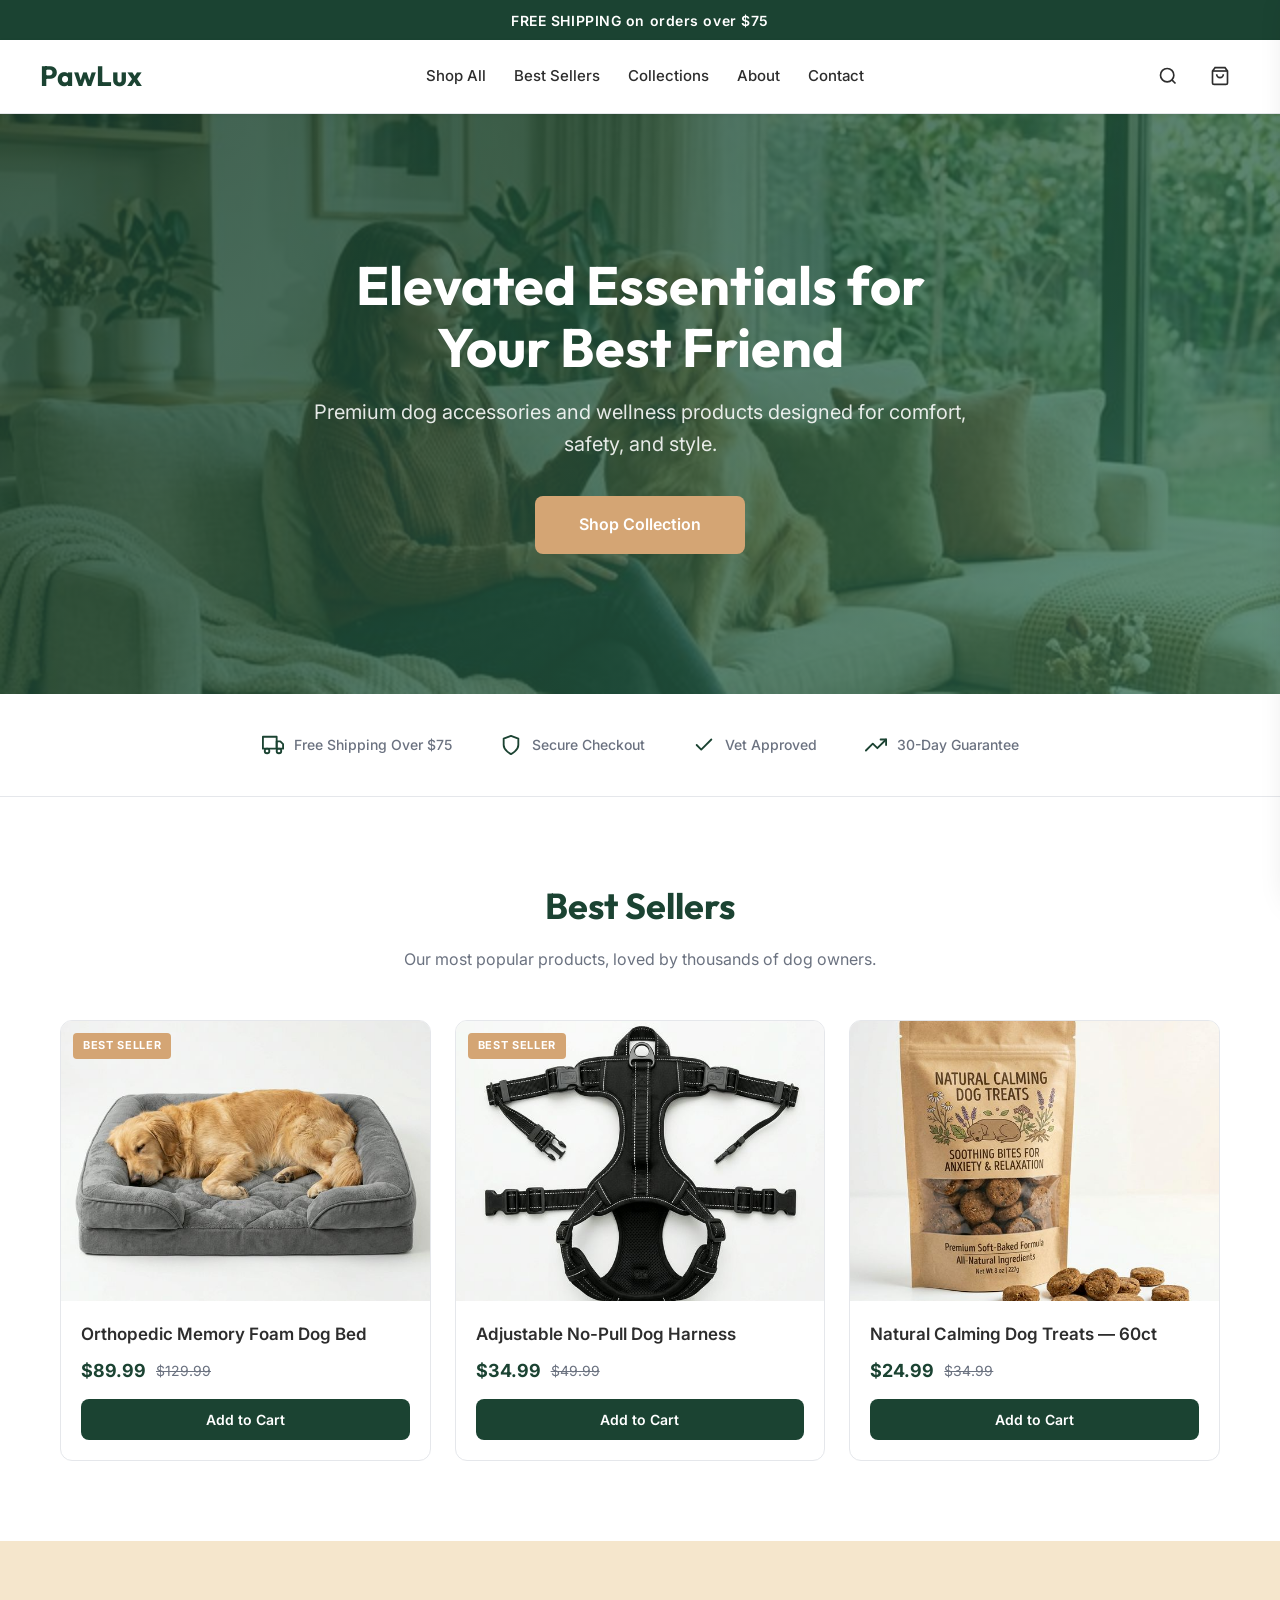
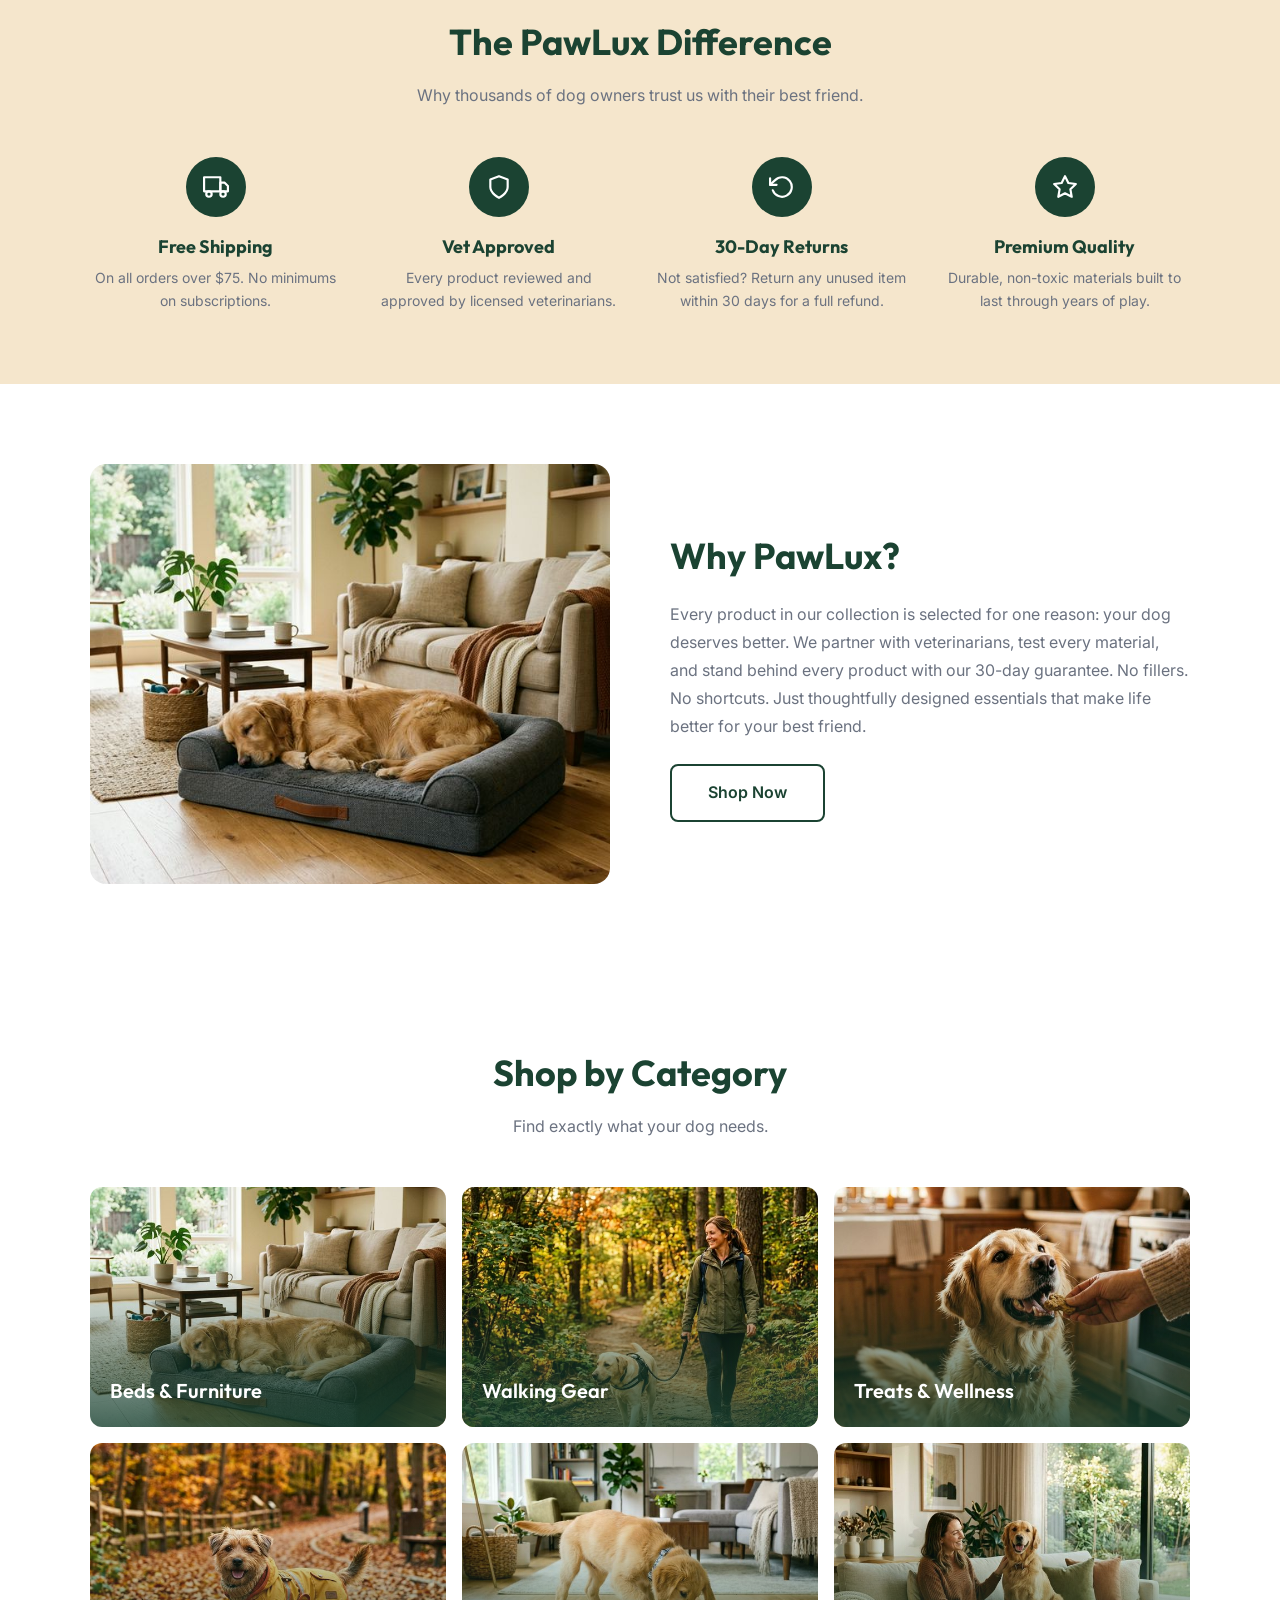
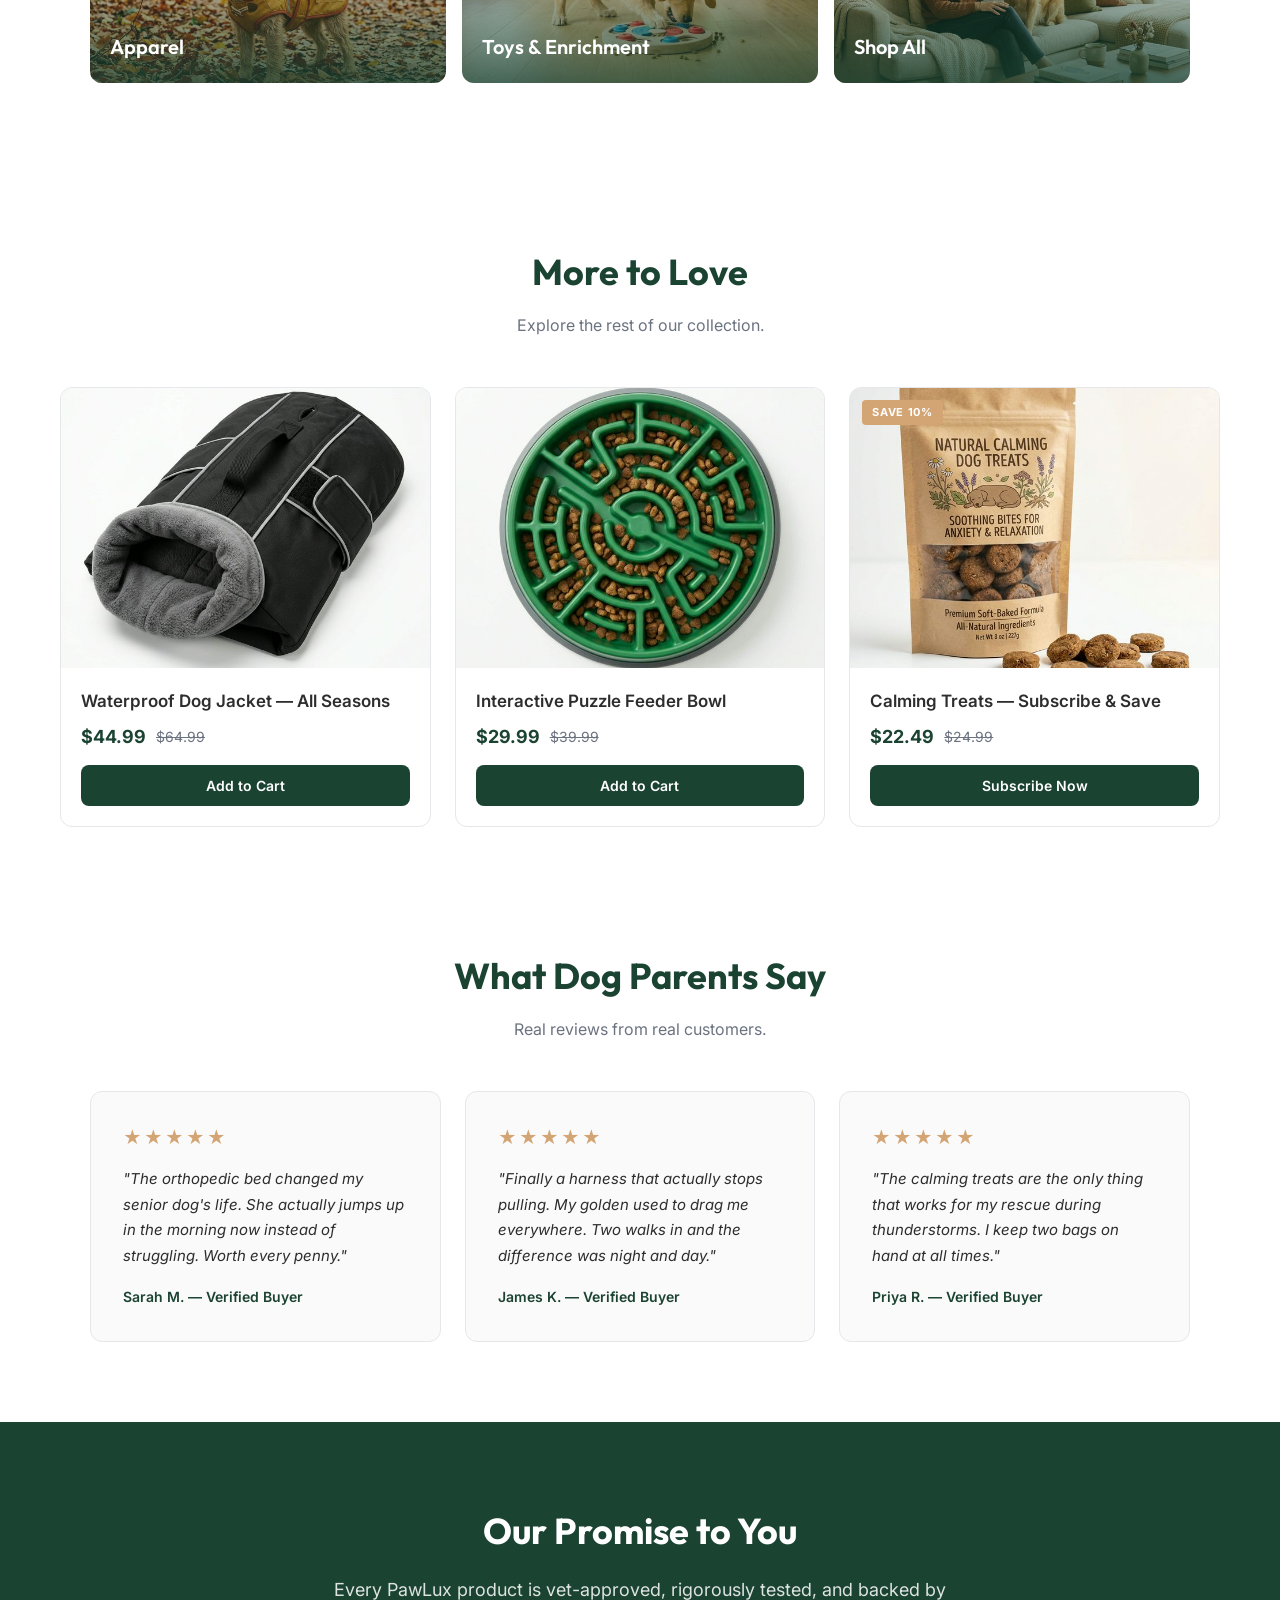
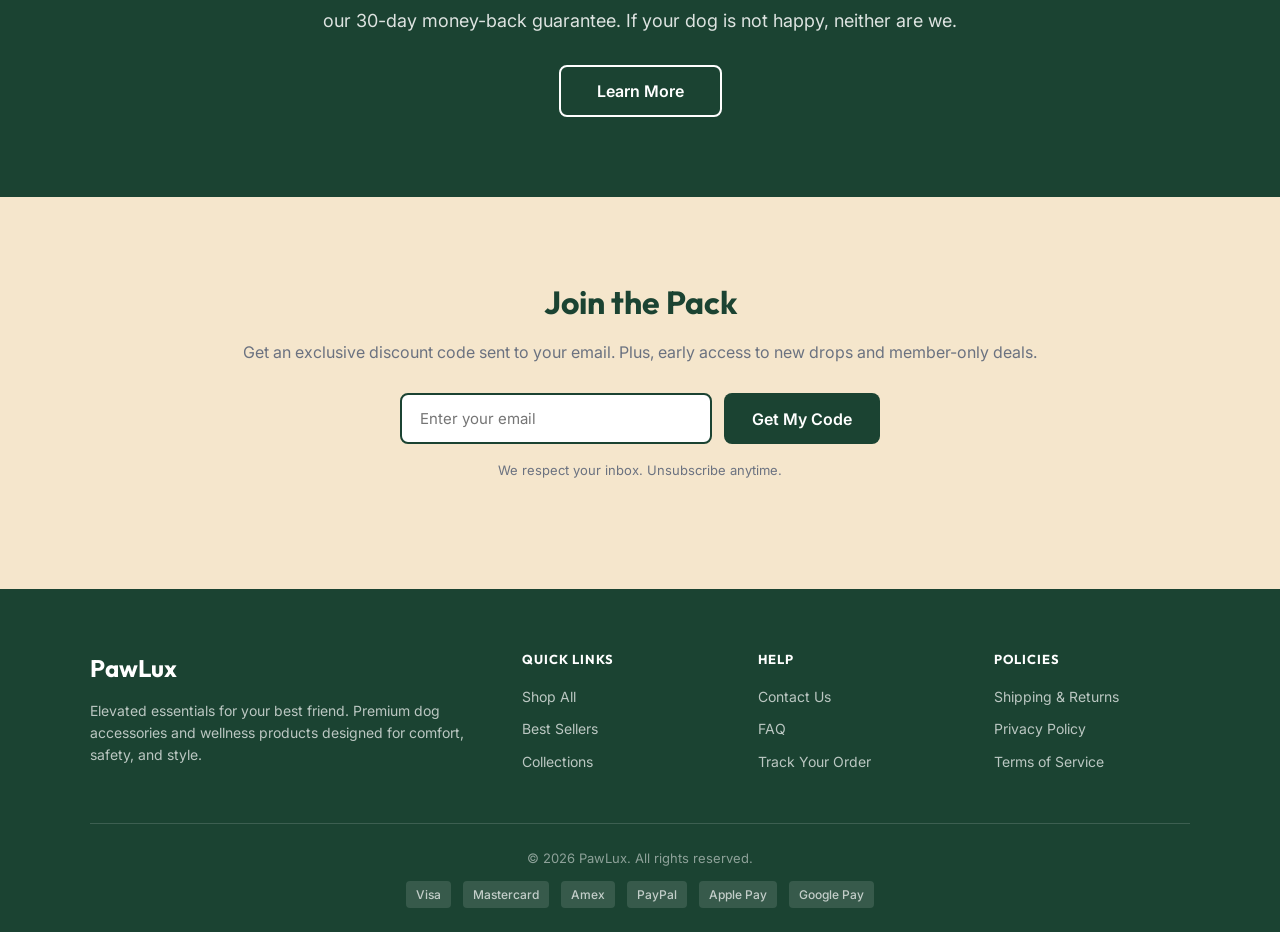
<file: index.html>
<!DOCTYPE html>
<html lang="en">
<head>
<meta charset="UTF-8">
<meta name="viewport" content="width=device-width, initial-scale=1.0">
<title>PawLux — Premium Dog Accessories & Wellness Products</title>
<meta name="description" content="Elevated essentials for your best friend. Shop vet-approved dog beds, harnesses, treats, and more. Free shipping on orders over $75.">
<link href="https://fonts.googleapis.com/css2?family=Outfit:wght@400;600;700&family=Inter:wght@400;500;600&display=swap" rel="stylesheet">
<style>
*{margin:0;padding:0;box-sizing:border-box}
:root{--primary:#1B4332;--secondary:#F5E6CC;--accent:#D4A574;--text:#2D2D2D;--text-light:#6B7280;--white:#FFFFFF;--dark-hover:#143728;--border:#E5E7EB;--radius:12px}
body{font-family:'Inter',sans-serif;color:var(--text);line-height:1.6;overflow-x:hidden}
h1,h2,h3,h4{font-family:'Outfit',sans-serif;color:var(--primary)}
a{text-decoration:none;color:inherit}
img{max-width:100%;display:block}
.announcement{background:var(--primary);color:var(--white);text-align:center;padding:10px 16px;font-size:14px;font-weight:600;letter-spacing:.04em;height:40px;overflow:hidden;position:relative}
.announcement span{position:absolute;width:100%;left:0;opacity:0;transition:opacity .6s}
.announcement span.active{opacity:1}
.header{background:var(--white);border-bottom:1px solid var(--border);padding:14px 40px;display:flex;align-items:center;justify-content:space-between;position:sticky;top:0;z-index:100;box-shadow:0 1px 4px rgba(0,0,0,.05)}
.header-logo{font-family:'Outfit',sans-serif;font-weight:700;font-size:28px;color:var(--primary);cursor:pointer}
.header-nav{display:flex;gap:28px;align-items:center}
.header-nav a{font-size:15px;font-weight:500;color:var(--text);transition:color .3s;position:relative}
.header-nav a:hover{color:var(--primary)}
.header-nav a::after{content:'';position:absolute;bottom:-4px;left:0;width:0;height:2px;background:var(--accent);transition:width .3s}
.header-nav a:hover::after{width:100%}
.header-icons{display:flex;gap:12px}
.header-icon{width:40px;height:40px;border-radius:50%;display:flex;align-items:center;justify-content:center;transition:background .3s;cursor:pointer;position:relative}
.header-icon:hover{background:#f3f4f6}
.cart-count{position:absolute;top:0;right:0;background:var(--accent);color:var(--white);border-radius:50%;width:20px;height:20px;font-size:11px;font-weight:700;display:none;align-items:center;justify-content:center}
.cart-count.show{display:flex}
.hero{position:relative;min-height:580px;display:flex;align-items:center;justify-content:center;text-align:center;overflow:hidden}
.hero-bg{position:absolute;inset:0;background:url('/products/images/hero-banner.png') center/cover no-repeat}
.hero-bg::after{content:'';position:absolute;inset:0;background:linear-gradient(135deg,rgba(27,67,50,.82),rgba(45,106,79,.72))}
.hero-content{position:relative;z-index:1;max-width:700px;padding:40px 20px}
.hero h1{font-size:54px;font-weight:700;color:var(--white);margin-bottom:18px;line-height:1.15}
.hero p{font-size:20px;color:rgba(255,255,255,.88);margin-bottom:36px;line-height:1.6}
.btn-primary{background:var(--accent);color:var(--white);border:none;border-radius:8px;padding:16px 44px;font-size:16px;font-weight:600;font-family:'Inter',sans-serif;cursor:pointer;transition:all .3s;display:inline-block}
.btn-primary:hover{background:#c4956a;transform:translateY(-2px);box-shadow:0 6px 16px rgba(212,165,116,.35)}
.btn-secondary{background:transparent;color:var(--primary);border:2px solid var(--primary);border-radius:8px;padding:14px 36px;font-size:16px;font-weight:600;font-family:'Inter',sans-serif;cursor:pointer;transition:all .3s;display:inline-block}
.btn-secondary:hover{background:var(--primary);color:var(--white)}
.section{padding:80px 20px;max-width:1200px;margin:0 auto}
.section-title{text-align:center;font-size:36px;font-weight:700;margin-bottom:12px}
.section-sub{text-align:center;color:var(--text-light);font-size:16px;margin-bottom:48px;max-width:560px;margin-left:auto;margin-right:auto}
.trust-bar{display:flex;justify-content:center;gap:48px;padding:40px 20px;background:var(--white);border-bottom:1px solid var(--border)}
.trust-item{display:flex;align-items:center;gap:10px;font-size:14px;color:var(--text-light);font-weight:500}
.trust-item svg{width:22px;height:22px;stroke:var(--primary);fill:none}
.grid-3{display:grid;grid-template-columns:repeat(3,1fr);gap:24px}
.card{border-radius:var(--radius);overflow:hidden;border:1px solid var(--border);transition:box-shadow .3s,transform .3s;background:var(--white)}
.card:hover{box-shadow:0 12px 32px rgba(27,67,50,.12);transform:translateY(-6px)}
.card-img{height:280px;background:#f9f5f0;position:relative;overflow:hidden}
.card-img img{width:100%;height:100%;object-fit:cover;transition:transform .4s}
.card:hover .card-img img{transform:scale(1.05)}
.card-badge{position:absolute;top:12px;left:12px;background:var(--accent);color:var(--white);font-size:11px;font-weight:700;padding:4px 10px;border-radius:4px;text-transform:uppercase;letter-spacing:.06em}
.card-body{padding:20px}
.card-body h3{font-size:17px;font-weight:600;margin-bottom:8px;color:var(--text);font-family:'Inter',sans-serif}
.price-row{display:flex;align-items:center;gap:10px}
.price-now{font-weight:700;color:var(--primary);font-size:18px}
.price-was{font-size:14px;color:var(--text-light);text-decoration:line-through}
.atc-btn{width:100%;background:var(--primary);color:var(--white);border:none;border-radius:8px;padding:12px;font-weight:600;font-size:14px;margin-top:14px;cursor:pointer;transition:all .3s;font-family:'Inter',sans-serif}
.atc-btn:hover{background:var(--dark-hover)}
.usps-wrap{background:var(--secondary);padding:72px 20px}
.usps-grid{display:grid;grid-template-columns:repeat(4,1fr);gap:32px;max-width:1100px;margin:0 auto}
.usp{text-align:center}
.usp-circle{width:60px;height:60px;background:var(--primary);border-radius:50%;display:flex;align-items:center;justify-content:center;margin:0 auto 16px}
.usp-circle svg{width:26px;height:26px;stroke:var(--white);fill:none}
.usp h3{font-size:18px;margin-bottom:6px}
.usp p{font-size:14px;color:var(--text-light)}
.story-grid{display:grid;grid-template-columns:1fr 1fr;gap:60px;align-items:center;max-width:1100px;margin:0 auto}
.story-img{border-radius:16px;overflow:hidden;height:420px}
.story-img img{width:100%;height:100%;object-fit:cover}
.story-text h2{font-size:36px;margin-bottom:16px}
.story-text p{color:var(--text-light);font-size:16px;margin-bottom:24px;line-height:1.75}
.cat-grid{display:grid;grid-template-columns:repeat(3,1fr);gap:16px;max-width:1100px;margin:0 auto}
.cat-card{border-radius:var(--radius);overflow:hidden;position:relative;height:240px;cursor:pointer;transition:transform .3s,box-shadow .3s}
.cat-card img{width:100%;height:100%;object-fit:cover;transition:transform .5s}
.cat-card:hover img{transform:scale(1.08)}
.cat-card::after{content:'';position:absolute;inset:0;background:linear-gradient(transparent 30%,rgba(27,67,50,.8))}
.cat-card:hover{transform:translateY(-4px);box-shadow:0 12px 28px rgba(27,67,50,.18)}
.cat-label{position:absolute;bottom:0;left:0;z-index:2;padding:20px;color:var(--white);font-family:'Outfit',sans-serif;font-weight:600;font-size:20px}
.reviews-grid{display:grid;grid-template-columns:repeat(3,1fr);gap:24px;max-width:1100px;margin:0 auto}
.review{background:#FAFAFA;border-radius:var(--radius);padding:32px;border:1px solid var(--border)}
.review-stars{color:var(--accent);font-size:18px;margin-bottom:14px;letter-spacing:2px}
.review-text{font-size:15px;color:var(--text);line-height:1.7;margin-bottom:18px;font-style:italic}
.review-name{font-weight:600;font-size:14px;color:var(--primary)}
.promise{background:var(--primary);color:var(--white);text-align:center;padding:80px 20px}
.promise h2{color:var(--white);font-size:36px;margin-bottom:16px}
.promise p{color:rgba(255,255,255,.85);font-size:18px;max-width:640px;margin:0 auto 28px;line-height:1.7}
.btn-ghost{background:transparent;color:var(--white);border:2px solid var(--white);border-radius:8px;padding:14px 36px;font-size:16px;font-weight:600;font-family:'Inter',sans-serif;cursor:pointer;transition:all .3s;display:inline-block}
.btn-ghost:hover{background:var(--white);color:var(--primary)}
.nl-wrap{background:var(--secondary);text-align:center;padding:80px 20px}
.nl-wrap h2{font-size:32px;margin-bottom:12px}
.nl-wrap > p{color:var(--text-light);margin-bottom:28px}
.nl-form{display:flex;gap:12px;max-width:480px;margin:0 auto}
.nl-input{flex:1;border:2px solid var(--primary);border-radius:8px;padding:14px 18px;font-size:15px;font-family:'Inter',sans-serif;outline:none;transition:border-color .3s}
.nl-input:focus{border-color:var(--accent)}
.nl-btn{background:var(--primary);color:var(--white);border:none;border-radius:8px;padding:14px 28px;font-weight:600;font-size:16px;font-family:'Inter',sans-serif;cursor:pointer;transition:background .3s;white-space:nowrap}
.nl-btn:hover{background:var(--dark-hover)}
.nl-note{font-size:13px;color:#9CA3AF;margin-top:16px}
.nl-success{display:none;padding:20px;background:var(--white);border-radius:var(--radius);max-width:420px;margin:0 auto;text-align:center}
.nl-success.show{display:block}
.nl-success h3{color:var(--primary);font-size:22px;margin-bottom:8px}
.nl-code{background:var(--white);border:2px dashed var(--accent);border-radius:8px;padding:14px;margin:16px 0;font-family:'Outfit',sans-serif;font-weight:700;font-size:28px;color:var(--primary);letter-spacing:.1em}
.footer{background:var(--primary);color:var(--white);padding:60px 40px 24px}
.footer-grid{display:grid;grid-template-columns:2fr 1fr 1fr 1fr;gap:40px;max-width:1100px;margin:0 auto 40px}
.footer-brand p{color:rgba(255,255,255,.7);font-size:14px;line-height:1.6;margin-top:12px}
.footer-col h4{color:var(--white);font-size:13px;text-transform:uppercase;letter-spacing:.08em;margin-bottom:16px}
.footer-col a{display:block;color:rgba(255,255,255,.7);font-size:14px;margin-bottom:10px;transition:color .3s}
.footer-col a:hover{color:var(--accent)}
.footer-bottom{border-top:1px solid rgba(255,255,255,.15);padding-top:24px;text-align:center;font-size:13px;color:rgba(255,255,255,.5);max-width:1100px;margin:0 auto}
.footer-pay{display:flex;justify-content:center;gap:12px;margin-top:12px}
.footer-pay span{background:rgba(255,255,255,.12);padding:4px 10px;border-radius:4px;font-size:12px;color:rgba(255,255,255,.7);font-weight:500}
.popup-bg{position:fixed;inset:0;background:rgba(0,0,0,.55);z-index:9999;display:none;align-items:center;justify-content:center;opacity:0;transition:opacity .4s}
.popup-bg.on{display:flex;opacity:1}
.popup-card{background:var(--white);border-radius:16px;max-width:420px;width:90%;padding:44px 32px;text-align:center;position:relative;box-shadow:0 20px 60px rgba(0,0,0,.15);transform:translateY(20px);transition:transform .4s}
.popup-bg.on .popup-card{transform:translateY(0)}
.popup-x{position:absolute;top:14px;right:14px;background:none;border:none;font-size:24px;cursor:pointer;color:var(--text-light)}
.popup-x:hover{color:var(--text)}
.popup-h{font-family:'Outfit',sans-serif;font-weight:700;font-size:22px;color:var(--primary);margin-bottom:6px}
.popup-p{font-size:14px;color:var(--text-light);margin-bottom:20px;line-height:1.5}
.popup-f{display:flex;flex-direction:column;gap:10px}
.popup-in{border:2px solid var(--border);border-radius:8px;padding:12px 14px;font-size:15px;font-family:'Inter',sans-serif;outline:none}
.popup-in:focus{border-color:var(--primary)}
.popup-go{background:var(--primary);color:var(--white);border:none;border-radius:8px;padding:13px;font-size:15px;font-weight:600;font-family:'Inter',sans-serif;cursor:pointer}
.popup-go:hover{background:var(--dark-hover)}
.popup-sm{font-size:11px;color:#9CA3AF;margin-top:10px}
.popup-ok{display:none}
.popup-ok.on{display:block}
.popup-form-wrap.off{display:none}
.coupon-box{background:var(--secondary);border:2px dashed var(--accent);border-radius:8px;padding:14px;margin:16px 0;font-family:'Outfit',sans-serif;font-weight:700;font-size:26px;color:var(--primary);letter-spacing:.1em}
.ok-check{font-size:44px;margin-bottom:10px;color:var(--primary)}
.shop-btn{display:inline-block;background:var(--primary);color:var(--white);border:none;border-radius:8px;padding:12px 28px;font-weight:600;font-size:15px;margin-top:14px;cursor:pointer;transition:background .3s;font-family:'Inter',sans-serif}
.shop-btn:hover{background:var(--dark-hover)}
.cart-bg{position:fixed;inset:0;background:rgba(0,0,0,.4);z-index:9998;display:none;opacity:0;transition:opacity .3s}
.cart-bg.on{display:block;opacity:1}
.drawer{position:fixed;top:0;right:-440px;width:420px;max-width:92vw;height:100%;background:var(--white);z-index:10000;box-shadow:-8px 0 30px rgba(0,0,0,.15);transition:right .35s;display:flex;flex-direction:column}
.drawer.on{right:0}
.drawer-head{display:flex;align-items:center;justify-content:space-between;padding:20px 24px;border-bottom:1px solid var(--border)}
.drawer-head h3{font-size:20px;font-weight:700}
.drawer-x{background:none;border:none;font-size:28px;cursor:pointer;color:var(--text-light);line-height:1}
.drawer-x:hover{color:var(--text)}
.drawer-body{flex:1;overflow-y:auto;padding:16px 24px}
.drawer-empty{text-align:center;padding:60px 0;color:var(--text-light)}
.drawer-empty span{font-size:48px;display:block;margin-bottom:16px}
.ci{display:flex;gap:14px;padding:16px 0;border-bottom:1px solid #f3f4f6;align-items:flex-start}
.ci-img{width:72px;height:72px;border-radius:8px;background:#f9f5f0;overflow:hidden;flex-shrink:0}
.ci-img img{width:100%;height:100%;object-fit:cover}
.ci-info{flex:1}
.ci-info h4{font-size:14px;font-weight:600;margin-bottom:4px}
.ci-price{font-size:15px;font-weight:700;color:var(--primary)}
.ci-qty{display:flex;align-items:center;gap:8px;margin-top:8px}
.ci-qty button{width:28px;height:28px;border:1px solid var(--border);background:var(--white);border-radius:4px;font-size:16px;cursor:pointer;display:flex;align-items:center;justify-content:center}
.ci-qty button:hover{background:#f3f4f6}
.ci-qty em{font-style:normal;font-size:14px;font-weight:600;min-width:16px;text-align:center}
.ci-rm{background:none;border:none;color:#EF4444;font-size:12px;cursor:pointer;margin-top:6px;padding:0}
.ci-rm:hover{text-decoration:underline}
.drawer-foot{padding:20px 24px;border-top:1px solid var(--border)}
.drawer-total{display:flex;justify-content:space-between;font-weight:700;font-size:18px;color:var(--primary);margin-bottom:16px}
.checkout-btn{width:100%;background:var(--primary);color:var(--white);border:none;border-radius:8px;padding:16px;font-size:16px;font-weight:600;font-family:'Inter',sans-serif;cursor:pointer;transition:background .3s}
.checkout-btn:hover{background:var(--dark-hover)}
.pay-section{display:none;padding:0 24px 24px}
.pay-section.on{display:block}
.pay-section h4{font-size:16px;font-weight:700;color:var(--primary);margin-bottom:16px}
.pay-row{margin-bottom:14px}
.pay-row label{display:block;font-size:13px;font-weight:600;color:var(--text);margin-bottom:4px}
.pay-row input{width:100%;border:2px solid var(--border);border-radius:8px;padding:12px;font-size:14px;font-family:'Inter',sans-serif;outline:none}
.pay-row input:focus{border-color:var(--primary)}
.pay-split{display:grid;grid-template-columns:1fr 1fr;gap:12px}
.pay-methods{display:flex;gap:8px;margin-bottom:20px}
.pay-method{flex:1;border:2px solid var(--border);border-radius:8px;padding:12px;text-align:center;font-size:13px;font-weight:600;cursor:pointer;transition:all .3s;color:var(--text-light)}
.pay-method.active{border-color:var(--primary);color:var(--primary);background:rgba(27,67,50,.04)}
.pay-method:hover{border-color:var(--primary)}
.pay-coupon{display:flex;gap:8px;margin-bottom:16px}
.pay-coupon input{flex:1}
.pay-coupon button{background:var(--accent);color:var(--white);border:none;border-radius:8px;padding:10px 18px;font-weight:600;font-size:13px;cursor:pointer;white-space:nowrap;font-family:'Inter',sans-serif}
.pay-discount{color:var(--accent);font-size:14px;font-weight:600;margin-bottom:12px;display:none}
.pay-discount.on{display:block}
.order-btn{width:100%;background:var(--primary);color:var(--white);border:none;border-radius:10px;padding:18px;font-size:17px;font-weight:700;font-family:'Inter',sans-serif;cursor:pointer;transition:all .3s;letter-spacing:.02em}
.order-btn:hover{background:var(--dark-hover);box-shadow:0 4px 12px rgba(27,67,50,.25)}
.toast{position:fixed;top:80px;right:20px;background:var(--primary);color:var(--white);padding:14px 24px;border-radius:8px;font-weight:600;font-size:14px;z-index:9997;box-shadow:0 4px 12px rgba(0,0,0,.15);transform:translateX(140%);transition:transform .3s}
.toast.on{transform:translateX(0)}
.search-bg{position:fixed;inset:0;background:rgba(0,0,0,.6);z-index:10001;display:none;align-items:flex-start;justify-content:center;padding-top:100px}
.search-bg.on{display:flex}
.search-card{background:var(--white);border-radius:var(--radius);padding:24px;width:560px;max-width:90vw;box-shadow:0 20px 60px rgba(0,0,0,.2)}
.search-card input{width:100%;border:2px solid var(--border);border-radius:8px;padding:16px 20px;font-size:18px;font-family:'Inter',sans-serif;outline:none}
.search-card input:focus{border-color:var(--primary)}
.search-card p{margin-top:12px;font-size:14px;color:var(--text-light);text-align:center}
.btt{position:fixed;bottom:24px;right:24px;width:44px;height:44px;border-radius:50%;background:var(--primary);color:var(--white);border:none;cursor:pointer;display:none;align-items:center;justify-content:center;box-shadow:0 4px 12px rgba(0,0,0,.2);z-index:99;transition:transform .3s}
.btt.on{display:flex}
.btt:hover{transform:scale(1.1)}
@media(max-width:768px){
  .header{padding:12px 16px}
  .header-nav{display:none}
  .hero{min-height:420px}
  .hero h1{font-size:32px}
  .hero p{font-size:16px}
  .grid-3{grid-template-columns:1fr}
  .usps-grid{grid-template-columns:repeat(2,1fr);gap:20px}
  .story-grid{grid-template-columns:1fr;gap:24px}
  .cat-grid{grid-template-columns:1fr 1fr;gap:8px}
  .reviews-grid{grid-template-columns:1fr}
  .nl-form{flex-direction:column}
  .footer-grid{grid-template-columns:repeat(2,1fr);gap:24px}
  .trust-bar{flex-wrap:wrap;gap:20px}
  .section{padding:48px 16px}
}
</style>
</head>
<body>

<div class="announcement" id="ann">
  <span class="active">FREE SHIPPING on orders over $75</span>
  <span>30-Day Money-Back Guarantee on All Products</span>
  <span>Vet-Approved Essentials for Your Best Friend</span>
</div>

<header class="header" id="top">
  <div class="header-logo" id="logo">PawLux</div>
  <nav class="header-nav">
    <a href="#products">Shop All</a>
    <a href="#products">Best Sellers</a>
    <a href="#categories">Collections</a>
    <a href="#about">About</a>
    <a href="#contact">Contact</a>
  </nav>
  <div class="header-icons">
    <div class="header-icon" id="si"><svg width="20" height="20" viewBox="0 0 24 24" fill="none" stroke="currentColor" stroke-width="2"><circle cx="11" cy="11" r="8"/><path d="M21 21l-4.35-4.35"/></svg></div>
    <div class="header-icon" id="ci-btn"><svg width="20" height="20" viewBox="0 0 24 24" fill="none" stroke="currentColor" stroke-width="2"><path d="M6 2L3 6v14a2 2 0 002 2h14a2 2 0 002-2V6l-3-4z"/><line x1="3" y1="6" x2="21" y2="6"/><path d="M16 10a4 4 0 01-8 0"/></svg><span class="cart-count" id="cc">0</span></div>
  </div>
</header>

<section class="hero">
  <div class="hero-bg"></div>
  <div class="hero-content">
    <h1>Elevated Essentials for Your Best Friend</h1>
    <p>Premium dog accessories and wellness products designed for comfort, safety, and style.</p>
    <a href="#products" class="btn-primary">Shop Collection</a>
  </div>
</section>

<div class="trust-bar">
  <div class="trust-item"><svg viewBox="0 0 24 24" stroke-width="2" stroke-linecap="round" stroke-linejoin="round"><rect x="1" y="3" width="15" height="13"/><polygon points="16 8 20 8 23 11 23 16 16 16 16 8"/><circle cx="5.5" cy="18.5" r="2.5"/><circle cx="18.5" cy="18.5" r="2.5"/></svg><span>Free Shipping Over $75</span></div>
  <div class="trust-item"><svg viewBox="0 0 24 24" stroke-width="2" stroke-linecap="round" stroke-linejoin="round"><path d="M12 22s8-4 8-10V5l-8-3-8 3v7c0 6 8 10 8 10z"/></svg><span>Secure Checkout</span></div>
  <div class="trust-item"><svg viewBox="0 0 24 24" stroke-width="2" stroke-linecap="round" stroke-linejoin="round"><polyline points="20 6 9 17 4 12"/></svg><span>Vet Approved</span></div>
  <div class="trust-item"><svg viewBox="0 0 24 24" stroke-width="2" stroke-linecap="round" stroke-linejoin="round"><polyline points="23 6 13.5 15.5 8.5 10.5 1 18"/><polyline points="17 6 23 6 23 12"/></svg><span>30-Day Guarantee</span></div>
</div>

<div class="section" id="products">
  <h2 class="section-title">Best Sellers</h2>
  <p class="section-sub">Our most popular products, loved by thousands of dog owners.</p>
  <div class="grid-3">
    <div class="card" data-name="Orthopedic Memory Foam Dog Bed" data-price="89.99" data-img="/products/images/orthopedic-memory-foam-dog-bed.png">
      <div class="card-img"><img src="/products/images/orthopedic-memory-foam-dog-bed.png" alt="Orthopedic Memory Foam Dog Bed"><span class="card-badge">Best Seller</span></div>
      <div class="card-body"><h3>Orthopedic Memory Foam Dog Bed</h3><div class="price-row"><span class="price-now">$89.99</span><span class="price-was">$129.99</span></div><button class="atc-btn">Add to Cart</button></div>
    </div>
    <div class="card" data-name="Adjustable No-Pull Dog Harness" data-price="34.99" data-img="/products/images/adjustable-no-pull-dog-harness.png">
      <div class="card-img"><img src="/products/images/adjustable-no-pull-dog-harness.png" alt="Adjustable No-Pull Dog Harness"><span class="card-badge">Best Seller</span></div>
      <div class="card-body"><h3>Adjustable No-Pull Dog Harness</h3><div class="price-row"><span class="price-now">$34.99</span><span class="price-was">$49.99</span></div><button class="atc-btn">Add to Cart</button></div>
    </div>
    <div class="card" data-name="Natural Calming Dog Treats — 60ct" data-price="24.99" data-img="/products/images/natural-calming-dog-treats.png">
      <div class="card-img"><img src="/products/images/natural-calming-dog-treats.png" alt="Natural Calming Dog Treats"></div>
      <div class="card-body"><h3>Natural Calming Dog Treats — 60ct</h3><div class="price-row"><span class="price-now">$24.99</span><span class="price-was">$34.99</span></div><button class="atc-btn">Add to Cart</button></div>
    </div>
  </div>
</div>

<div class="usps-wrap">
  <h2 class="section-title">The PawLux Difference</h2>
  <p class="section-sub">Why thousands of dog owners trust us with their best friend.</p>
  <div class="usps-grid">
    <div class="usp"><div class="usp-circle"><svg viewBox="0 0 24 24" stroke-width="2" stroke-linecap="round" stroke-linejoin="round"><rect x="1" y="3" width="15" height="13"/><polygon points="16 8 20 8 23 11 23 16 16 16 16 8"/><circle cx="5.5" cy="18.5" r="2.5"/><circle cx="18.5" cy="18.5" r="2.5"/></svg></div><h3>Free Shipping</h3><p>On all orders over $75. No minimums on subscriptions.</p></div>
    <div class="usp"><div class="usp-circle"><svg viewBox="0 0 24 24" stroke-width="2" stroke-linecap="round" stroke-linejoin="round"><path d="M12 22s8-4 8-10V5l-8-3-8 3v7c0 6 8 10 8 10z"/></svg></div><h3>Vet Approved</h3><p>Every product reviewed and approved by licensed veterinarians.</p></div>
    <div class="usp"><div class="usp-circle"><svg viewBox="0 0 24 24" stroke-width="2" stroke-linecap="round" stroke-linejoin="round"><polyline points="1 4 1 10 7 10"/><path d="M3.51 15a9 9 0 102.13-9.36L1 10"/></svg></div><h3>30-Day Returns</h3><p>Not satisfied? Return any unused item within 30 days for a full refund.</p></div>
    <div class="usp"><div class="usp-circle"><svg viewBox="0 0 24 24" stroke-width="2" stroke-linecap="round" stroke-linejoin="round"><polygon points="12 2 15.09 8.26 22 9.27 17 14.14 18.18 21.02 12 17.77 5.82 21.02 7 14.14 2 9.27 8.91 8.26 12 2"/></svg></div><h3>Premium Quality</h3><p>Durable, non-toxic materials built to last through years of play.</p></div>
  </div>
</div>

<div class="section" id="about">
  <div class="story-grid">
    <div class="story-img"><img src="/products/images/categories/beds.png" alt="PawLux Story"></div>
    <div class="story-text">
      <h2>Why PawLux?</h2>
      <p>Every product in our collection is selected for one reason: your dog deserves better. We partner with veterinarians, test every material, and stand behind every product with our 30-day guarantee. No fillers. No shortcuts. Just thoughtfully designed essentials that make life better for your best friend.</p>
      <a href="#products" class="btn-secondary">Shop Now</a>
    </div>
  </div>
</div>

<div class="section" id="categories">
  <h2 class="section-title">Shop by Category</h2>
  <p class="section-sub">Find exactly what your dog needs.</p>
  <div class="cat-grid">
    <div class="cat-card"><img src="/products/images/categories/beds.png" alt="Beds"><span class="cat-label">Beds & Furniture</span></div>
    <div class="cat-card"><img src="/products/images/categories/walking.png" alt="Walking"><span class="cat-label">Walking Gear</span></div>
    <div class="cat-card"><img src="/products/images/categories/treats.png" alt="Treats"><span class="cat-label">Treats & Wellness</span></div>
    <div class="cat-card"><img src="/products/images/categories/apparel.png" alt="Apparel"><span class="cat-label">Apparel</span></div>
    <div class="cat-card"><img src="/products/images/categories/toys.png" alt="Toys"><span class="cat-label">Toys & Enrichment</span></div>
    <div class="cat-card"><img src="/products/images/hero-banner.png" alt="All"><span class="cat-label">Shop All</span></div>
  </div>
</div>

<div class="section" style="padding-bottom:40px">
  <h2 class="section-title">More to Love</h2>
  <p class="section-sub">Explore the rest of our collection.</p>
  <div class="grid-3">
    <div class="card" data-name="Waterproof Dog Jacket" data-price="44.99" data-img="/products/images/waterproof-dog-jacket.png">
      <div class="card-img"><img src="/products/images/waterproof-dog-jacket.png" alt="Waterproof Dog Jacket"></div>
      <div class="card-body"><h3>Waterproof Dog Jacket — All Seasons</h3><div class="price-row"><span class="price-now">$44.99</span><span class="price-was">$64.99</span></div><button class="atc-btn">Add to Cart</button></div>
    </div>
    <div class="card" data-name="Interactive Puzzle Feeder Bowl" data-price="29.99" data-img="/products/images/interactive-puzzle-feeder-bowl.png">
      <div class="card-img"><img src="/products/images/interactive-puzzle-feeder-bowl.png" alt="Interactive Puzzle Feeder Bowl"></div>
      <div class="card-body"><h3>Interactive Puzzle Feeder Bowl</h3><div class="price-row"><span class="price-now">$29.99</span><span class="price-was">$39.99</span></div><button class="atc-btn">Add to Cart</button></div>
    </div>
    <div class="card" data-name="Calming Treats — Subscribe & Save" data-price="22.49" data-img="/products/images/natural-calming-dog-treats.png">
      <div class="card-img"><img src="/products/images/natural-calming-dog-treats.png" alt="Calming Treats"><span class="card-badge">Save 10%</span></div>
      <div class="card-body"><h3>Calming Treats — Subscribe & Save</h3><div class="price-row"><span class="price-now">$22.49</span><span class="price-was">$24.99</span></div><button class="atc-btn">Subscribe Now</button></div>
    </div>
  </div>
</div>

<div class="section" style="background:var(--white)">
  <h2 class="section-title">What Dog Parents Say</h2>
  <p class="section-sub">Real reviews from real customers.</p>
  <div class="reviews-grid">
    <div class="review"><div class="review-stars">&#9733;&#9733;&#9733;&#9733;&#9733;</div><p class="review-text">"The orthopedic bed changed my senior dog's life. She actually jumps up in the morning now instead of struggling. Worth every penny."</p><p class="review-name">Sarah M. — Verified Buyer</p></div>
    <div class="review"><div class="review-stars">&#9733;&#9733;&#9733;&#9733;&#9733;</div><p class="review-text">"Finally a harness that actually stops pulling. My golden used to drag me everywhere. Two walks in and the difference was night and day."</p><p class="review-name">James K. — Verified Buyer</p></div>
    <div class="review"><div class="review-stars">&#9733;&#9733;&#9733;&#9733;&#9733;</div><p class="review-text">"The calming treats are the only thing that works for my rescue during thunderstorms. I keep two bags on hand at all times."</p><p class="review-name">Priya R. — Verified Buyer</p></div>
  </div>
</div>

<div class="promise">
  <h2>Our Promise to You</h2>
  <p>Every PawLux product is vet-approved, rigorously tested, and backed by our 30-day money-back guarantee. If your dog is not happy, neither are we.</p>
  <button class="btn-ghost" id="promise-btn">Learn More</button>
</div>

<div class="nl-wrap" id="newsletter">
  <h2>Join the Pack</h2>
  <p>Get an exclusive discount code sent to your email. Plus, early access to new drops and member-only deals.</p>
  <form class="nl-form" id="nl-form">
    <input type="email" class="nl-input" id="nl-email" placeholder="Enter your email" required>
    <button type="submit" class="nl-btn">Get My Code</button>
  </form>
  <p class="nl-note" id="nl-note">We respect your inbox. Unsubscribe anytime.</p>
  <div class="nl-success" id="nl-ok">
    <h3>Your Exclusive Code</h3>
    <p class="popup-p">Use this at checkout for 15% off your entire first order:</p>
    <div class="nl-code" id="nl-code">PAWLUX-XXXX</div>
    <p style="font-size:13px;color:var(--text-light)">This code has been saved. Valid for 30 days.</p>
  </div>
</div>

<footer class="footer" id="contact">
  <div class="footer-grid">
    <div class="footer-brand">
      <div style="font-family:'Outfit',sans-serif;font-weight:700;font-size:24px;color:var(--white)">PawLux</div>
      <p>Elevated essentials for your best friend. Premium dog accessories and wellness products designed for comfort, safety, and style.</p>
    </div>
    <div class="footer-col"><h4>Quick Links</h4><a href="#products">Shop All</a><a href="#products">Best Sellers</a><a href="#categories">Collections</a></div>
    <div class="footer-col"><h4>Help</h4><a href="#">Contact Us</a><a href="#">FAQ</a><a href="#">Track Your Order</a></div>
    <div class="footer-col"><h4>Policies</h4><a href="#">Shipping & Returns</a><a href="#">Privacy Policy</a><a href="#">Terms of Service</a></div>
  </div>
  <div class="footer-bottom">
    <span>&copy; 2026 PawLux. All rights reserved.</span>
    <div class="footer-pay"><span>Visa</span><span>Mastercard</span><span>Amex</span><span>PayPal</span><span>Apple Pay</span><span>Google Pay</span></div>
  </div>
</footer>

<div class="popup-bg" id="popup">
  <div class="popup-card">
    <button class="popup-x" id="px">&times;</button>
    <div class="popup-form-wrap" id="pfw">
      <div style="font-size:36px;margin-bottom:12px">&#128062;</div>
      <h2 class="popup-h">Join the Pack</h2>
      <p class="popup-p">Get a unique discount code for 15% off your first order.</p>
      <form class="popup-f" id="pf">
        <input type="email" class="popup-in" id="pe" placeholder="Enter your email" required>
        <button type="submit" class="popup-go">Get My Discount Code</button>
      </form>
      <p class="popup-sm">We respect your inbox. Unsubscribe anytime.</p>
    </div>
    <div class="popup-ok" id="pok">
      <div class="ok-check">&#10003;</div>
      <h2 class="popup-h">You're In!</h2>
      <p class="popup-p">Your unique 15% discount code:</p>
      <div class="coupon-box" id="pc">PAWLUX-XXXX</div>
      <p style="font-size:13px;color:var(--text-light);margin-bottom:0">Valid for 30 days. One use per customer.</p>
      <button type="button" class="shop-btn" id="ps">Start Shopping</button>
    </div>
  </div>
</div>

<div class="cart-bg" id="cbg"></div>
<div class="drawer" id="dw">
  <div class="drawer-head"><h3>Your Cart</h3><button class="drawer-x" id="dx">&times;</button></div>
  <div class="drawer-body" id="db"><div class="drawer-empty"><span>&#128722;</span><p>Your cart is empty</p></div></div>
  <div class="drawer-foot" id="df" style="display:none">
    <div class="drawer-total"><span>Subtotal</span><span id="dt">$0.00</span></div>
    <button class="checkout-btn" id="co-btn">Proceed to Checkout</button>
  </div>
  <div class="pay-section" id="pay">
    <h4>Checkout</h4>
    <div class="pay-coupon">
      <input type="text" id="coupon-in" placeholder="Discount code">
      <button id="coupon-btn">Apply</button>
    </div>
    <div class="pay-discount" id="pay-disc">-15% discount applied</div>
    <div class="pay-methods">
      <div class="pay-method active" data-m="card">Card</div>
      <div class="pay-method" data-m="paypal">PayPal</div>
      <div class="pay-method" data-m="apple">Apple Pay</div>
    </div>
    <div id="card-fields">
      <div class="pay-row"><label>Email</label><input type="email" placeholder="you@example.com"></div>
      <div class="pay-row"><label>Card Number</label><input type="text" placeholder="4242 4242 4242 4242" maxlength="19"></div>
      <div class="pay-split">
        <div class="pay-row"><label>Expiry</label><input type="text" placeholder="MM/YY" maxlength="5"></div>
        <div class="pay-row"><label>CVC</label><input type="text" placeholder="123" maxlength="4"></div>
      </div>
      <div class="pay-row"><label>Name on Card</label><input type="text" placeholder="Full name"></div>
    </div>
    <div style="display:flex;justify-content:space-between;font-weight:700;font-size:18px;color:var(--primary);margin:20px 0 16px"><span>Total</span><span id="pay-total">$0.00</span></div>
    <button class="order-btn" id="order-btn">Place Order</button>
  </div>
</div>

<div class="toast" id="toast">Added to cart</div>

<div class="search-bg" id="sbg">
  <div class="search-card">
    <input type="text" placeholder="Search products..." id="sin">
    <p>Try: dog bed, harness, treats, jacket, puzzle feeder</p>
  </div>
</div>

<button class="btt" id="btt"><svg width="20" height="20" viewBox="0 0 24 24" fill="none" stroke="currentColor" stroke-width="2.5"><polyline points="18 15 12 9 6 15"/></svg></button>

<script>
(function(){
var cart=[], couponUsed=null;

var msgs=document.querySelectorAll('#ann span'),mi=0;
setInterval(function(){msgs[mi].classList.remove('active');mi=(mi+1)%msgs.length;msgs[mi].classList.add('active')},3500);

function genCode(){return 'PAWLUX-'+(Math.random().toString(36).substring(2,6).toUpperCase())}

var popup=document.getElementById('popup'),px=document.getElementById('px');
var pf=document.getElementById('pf'),pfw=document.getElementById('pfw');
var pok=document.getElementById('pok'),pc=document.getElementById('pc'),ps=document.getElementById('ps');
setTimeout(function(){popup.classList.add('on')},3000);
function closePopup(){popup.classList.remove('on');setTimeout(function(){pfw.classList.remove('off');pok.classList.remove('on')},500)}
px.addEventListener('click',closePopup);
popup.addEventListener('click',function(e){if(e.target===popup)closePopup()});
pf.addEventListener('submit',function(e){e.preventDefault();var code=genCode();pc.textContent=code;couponUsed=code;pfw.classList.add('off');pok.classList.add('on')});
ps.addEventListener('click',closePopup);

var dw=document.getElementById('dw'),cbg=document.getElementById('cbg');
var db=document.getElementById('db'),df=document.getElementById('df'),dt=document.getElementById('dt');
var cc=document.getElementById('cc'),toast=document.getElementById('toast');
var paySection=document.getElementById('pay'),payTotal=document.getElementById('pay-total');
var payDisc=document.getElementById('pay-disc');
function openCart(){dw.classList.add('on');cbg.classList.add('on')}
function closeCart(){dw.classList.remove('on');cbg.classList.remove('on');paySection.classList.remove('on')}
document.getElementById('ci-btn').addEventListener('click',openCart);
document.getElementById('dx').addEventListener('click',closeCart);
cbg.addEventListener('click',closeCart);

function flash(t){toast.textContent=t;toast.classList.add('on');setTimeout(function(){toast.classList.remove('on')},2000)}

var discountApplied=false;
function calcTotal(){var t=0;cart.forEach(function(c){t+=c.price*c.qty});return t}
function calcFinal(){var t=calcTotal();if(discountApplied)t=t*0.85;return t}

function renderCart(){
  var n=0;cart.forEach(function(c){n+=c.qty});
  if(n>0){cc.textContent=n;cc.classList.add('show')}else{cc.classList.remove('show')}
  var h='';
  if(!cart.length){h='<div class="drawer-empty"><span>&#128722;</span><p>Your cart is empty</p></div>';df.style.display='none';paySection.classList.remove('on')}
  else{
    cart.forEach(function(c,i){
      h+='<div class="ci"><div class="ci-img"><img src="'+c.img+'" alt="'+c.name+'"></div>';
      h+='<div class="ci-info"><h4>'+c.name+'</h4><div class="ci-price">$'+c.price.toFixed(2)+'</div>';
      h+='<div class="ci-qty"><button data-a="m" data-i="'+i+'">-</button><em>'+c.qty+'</em><button data-a="p" data-i="'+i+'">+</button></div>';
      h+='<button class="ci-rm" data-a="r" data-i="'+i+'">Remove</button></div></div>';
    });
    df.style.display='block';
  }
  db.innerHTML=h;dt.textContent='$'+calcTotal().toFixed(2);
  payTotal.textContent='$'+calcFinal().toFixed(2);
  db.querySelectorAll('[data-a]').forEach(function(b){
    b.addEventListener('click',function(){
      var a=this.getAttribute('data-a'),i=+this.getAttribute('data-i');
      if(a==='p')cart[i].qty++;
      if(a==='m'){cart[i].qty--;if(cart[i].qty<=0)cart.splice(i,1)}
      if(a==='r')cart.splice(i,1);
      renderCart();
    });
  });
}

document.querySelectorAll('.atc-btn').forEach(function(b){
  b.addEventListener('click',function(){
    var c=this.closest('.card');
    var nm=c.getAttribute('data-name'),pr=parseFloat(c.getAttribute('data-price')),im=c.getAttribute('data-img');
    var f=false;cart.forEach(function(x){if(x.name===nm){x.qty++;f=true}});
    if(!f)cart.push({name:nm,price:pr,img:im,qty:1});
    renderCart();flash(nm.split(' ').slice(0,3).join(' ')+' added');
    this.textContent='Added!';this.style.background='#D4A574';
    var btn=this;setTimeout(function(){btn.textContent='Add to Cart';btn.style.background=''},1500);
  });
});

document.getElementById('co-btn').addEventListener('click',function(){
  paySection.classList.add('on');
  payTotal.textContent='$'+calcFinal().toFixed(2);
  dw.scrollTo({top:dw.scrollHeight,behavior:'smooth'});
});

document.querySelectorAll('.pay-method').forEach(function(m){
  m.addEventListener('click',function(){
    document.querySelectorAll('.pay-method').forEach(function(x){x.classList.remove('active')});
    this.classList.add('active');
    document.getElementById('card-fields').style.display=this.getAttribute('data-m')==='card'?'block':'none';
  });
});

document.getElementById('coupon-btn').addEventListener('click',function(){
  var v=document.getElementById('coupon-in').value.trim();
  if(v && v.toUpperCase().indexOf('PAWLUX')===0){
    discountApplied=true;payDisc.classList.add('on');payDisc.textContent='-15% discount applied ('+v+')';
    payTotal.textContent='$'+calcFinal().toFixed(2);
  }else if(v.toUpperCase()==='WELCOME15'){
    discountApplied=true;payDisc.classList.add('on');payDisc.textContent='-15% discount applied (WELCOME15)';
    payTotal.textContent='$'+calcFinal().toFixed(2);
  }else{alert('Invalid coupon code. Try the code from your email signup.')}
});

document.getElementById('order-btn').addEventListener('click',function(){
  if(!cart.length){alert('Your cart is empty.');return}
  var total=calcFinal().toFixed(2);
  alert('Order placed! Total: $'+total+'\n\nOn a live Shopify store, this would redirect to the secure Shopify checkout.\n\nThank you for shopping with PawLux!');
  cart=[];discountApplied=false;renderCart();closeCart();
});

var nlForm=document.getElementById('nl-form'),nlOk=document.getElementById('nl-ok');
var nlNote=document.getElementById('nl-note'),nlCode=document.getElementById('nl-code');
nlForm.addEventListener('submit',function(e){
  e.preventDefault();
  var code=genCode();nlCode.textContent=code;
  nlForm.style.display='none';nlNote.style.display='none';nlOk.classList.add('show');
});

var sbg=document.getElementById('sbg');
document.getElementById('si').addEventListener('click',function(){sbg.classList.add('on');setTimeout(function(){document.getElementById('sin').focus()},100)});
sbg.addEventListener('click',function(e){if(e.target===sbg)sbg.classList.remove('on')});

document.addEventListener('keydown',function(e){if(e.key==='Escape'){sbg.classList.remove('on');closeCart();closePopup()}});

document.querySelectorAll('a[href^="#"]').forEach(function(a){
  a.addEventListener('click',function(e){var h=this.getAttribute('href');if(h==='#'){e.preventDefault();return}e.preventDefault();var t=document.querySelector(h);if(t)t.scrollIntoView({behavior:'smooth',block:'start'})});
});
document.querySelectorAll('.cat-card').forEach(function(c){c.addEventListener('click',function(){document.getElementById('products').scrollIntoView({behavior:'smooth'})})});
document.getElementById('promise-btn').addEventListener('click',function(){document.getElementById('about').scrollIntoView({behavior:'smooth'})});
document.getElementById('logo').addEventListener('click',function(){window.scrollTo({top:0,behavior:'smooth'})});

var btt=document.getElementById('btt');
window.addEventListener('scroll',function(){btt.classList.toggle('on',window.scrollY>600)});
btt.addEventListener('click',function(){window.scrollTo({top:0,behavior:'smooth'})});
})();
</script>
</body>
</html>
</file>
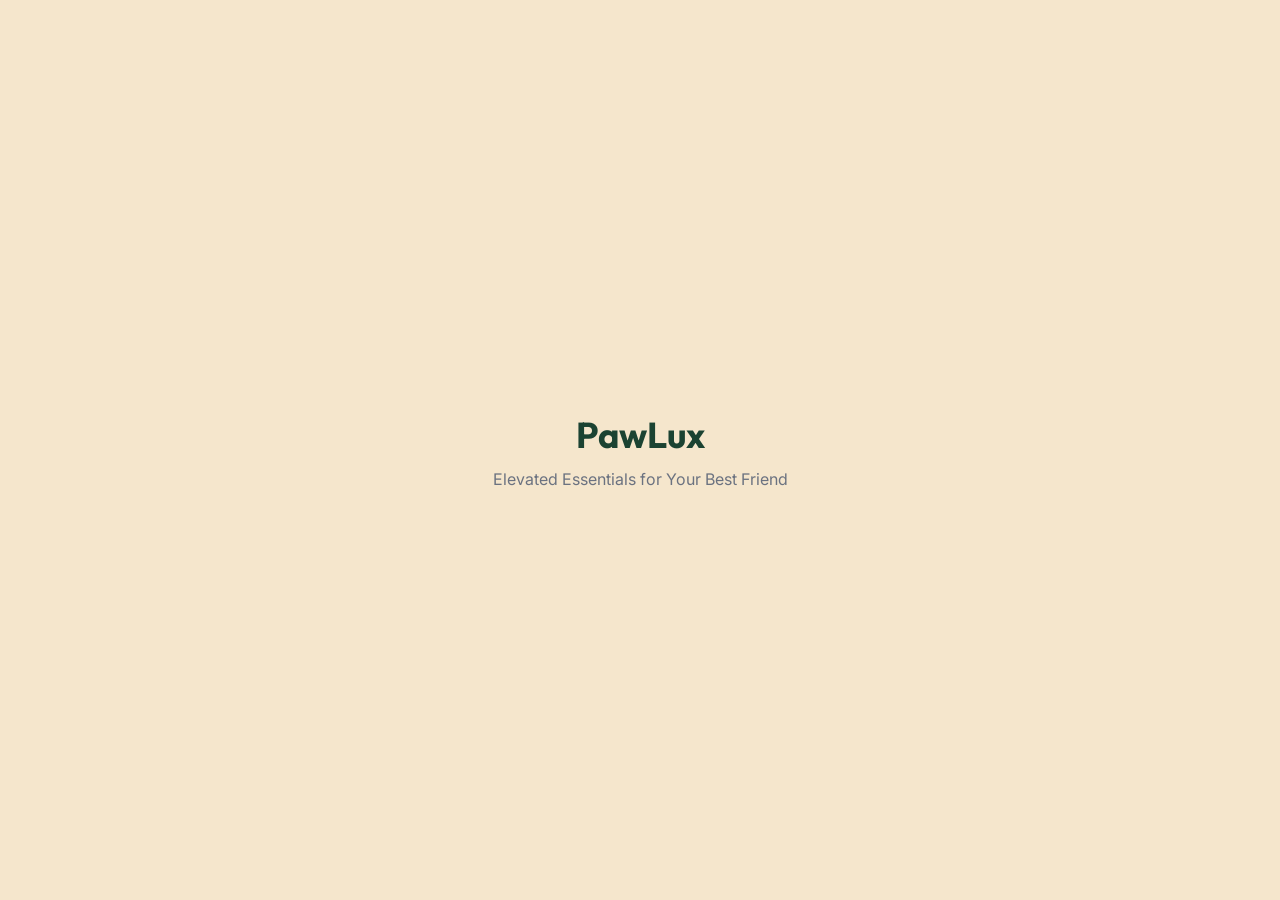
<file: theme/email-popup.html>
<!DOCTYPE html>
<html lang="en">
<head>
<meta charset="UTF-8">
<meta name="viewport" content="width=device-width, initial-scale=1.0">
<title>PawLux Email Popup</title>
<link href="https://fonts.googleapis.com/css2?family=Outfit:wght@400;600;700&family=Inter:wght@400;600&display=swap" rel="stylesheet">
<style>
  * {
    margin: 0;
    padding: 0;
    box-sizing: border-box;
  }
  body {
    font-family: 'Inter', sans-serif;
    background-color: #F5E6CC;
    min-height: 100vh;
    display: flex;
    align-items: center;
    justify-content: center;
  }
  .page-content {
    text-align: center;
    padding: 40px 20px;
  }
  .page-content h1 {
    font-family: 'Outfit', sans-serif;
    font-weight: 700;
    font-size: 36px;
    color: #1B4332;
    margin-bottom: 12px;
  }
  .page-content p {
    color: #6B7280;
    font-size: 16px;
  }
  .popup-overlay {
    position: fixed;
    top: 0;
    left: 0;
    width: 100%;
    height: 100%;
    background-color: rgba(0, 0, 0, 0.5);
    z-index: 9999;
    display: none;
    align-items: center;
    justify-content: center;
    opacity: 0;
    transition: opacity 0.4s ease;
  }
  .popup-overlay.active {
    display: flex;
    opacity: 1;
  }
  .popup-box {
    background-color: #FFFFFF;
    border-radius: 16px;
    max-width: 440px;
    width: 90%;
    padding: 48px 36px;
    text-align: center;
    position: relative;
    box-shadow: 0 20px 60px rgba(0, 0, 0, 0.15);
    transform: translateY(20px);
    transition: transform 0.4s ease;
  }
  .popup-overlay.active .popup-box {
    transform: translateY(0);
  }
  .popup-close {
    position: absolute;
    top: 16px;
    right: 16px;
    background: none;
    border: none;
    font-size: 24px;
    cursor: pointer;
    color: #6B7280;
    line-height: 1;
    padding: 4px;
  }
  .popup-close:hover {
    color: #2D2D2D;
  }
  .popup-icon {
    font-size: 40px;
    margin-bottom: 16px;
  }
  .popup-title {
    font-family: 'Outfit', sans-serif;
    font-weight: 700;
    font-size: 24px;
    color: #1B4332;
    margin: 0 0 8px;
  }
  .popup-text {
    font-family: 'Inter', sans-serif;
    font-size: 15px;
    color: #6B7280;
    margin: 0 0 24px;
    line-height: 1.5;
  }
  .popup-form {
    display: flex;
    flex-direction: column;
    gap: 12px;
  }
  .popup-input {
    border: 2px solid #E5E7EB;
    border-radius: 8px;
    padding: 14px 16px;
    font-size: 15px;
    font-family: 'Inter', sans-serif;
    outline: none;
    transition: border-color 0.3s ease;
  }
  .popup-input:focus {
    border-color: #1B4332;
  }
  .popup-submit {
    background-color: #1B4332;
    color: #FFFFFF;
    border: none;
    border-radius: 8px;
    padding: 14px;
    font-size: 16px;
    font-weight: 600;
    font-family: 'Inter', sans-serif;
    cursor: pointer;
    transition: background-color 0.3s ease;
  }
  .popup-submit:hover {
    background-color: #143728;
  }
  .popup-disclaimer {
    font-size: 12px;
    color: #9CA3AF;
    margin-top: 12px;
  }
  .popup-success {
    display: none;
  }
  .popup-success.active {
    display: block;
  }
  .popup-form-wrapper.hidden {
    display: none;
  }
  .discount-code {
    background-color: #F5E6CC;
    border: 2px dashed #D4A574;
    border-radius: 8px;
    padding: 16px;
    margin: 20px 0;
    font-family: 'Outfit', sans-serif;
    font-weight: 700;
    font-size: 28px;
    color: #1B4332;
    letter-spacing: 0.1em;
  }
  .shop-link {
    display: inline-block;
    background-color: #1B4332;
    color: #FFFFFF;
    text-decoration: none;
    border: none;
    border-radius: 8px;
    padding: 14px 32px;
    font-weight: 600;
    font-size: 16px;
    margin-top: 16px;
    cursor: pointer;
    transition: background-color 0.3s ease;
  }
  .shop-link:hover {
    background-color: #143728;
  }
  .success-check {
    font-size: 48px;
    margin-bottom: 12px;
    color: #1B4332;
  }
</style>
</head>
<body>

<div class="page-content">
  <h1>PawLux</h1>
  <p>Elevated Essentials for Your Best Friend</p>
</div>

<div class="popup-overlay" id="email-popup">
  <div class="popup-box">
    <button class="popup-close" id="popup-close-btn">&times;</button>

    <div class="popup-form-wrapper" id="form-wrapper">
      <div class="popup-icon">&#128062;</div>
      <h2 class="popup-title">Join the Pack</h2>
      <p class="popup-text">Get 15% off your first order plus exclusive access to new drops and member-only deals.</p>
      <form class="popup-form" id="popup-form">
        <input type="email" class="popup-input" id="email-input" placeholder="Enter your email" required>
        <button type="submit" class="popup-submit">Get 15% Off</button>
      </form>
      <p class="popup-disclaimer">We respect your inbox. Unsubscribe anytime.</p>
    </div>

    <div class="popup-success" id="success-message">
      <div class="success-check">&#10003;</div>
      <h2 class="popup-title">You're In!</h2>
      <p class="popup-text">Your 15% discount code is ready. Use it at checkout:</p>
      <div class="discount-code">WELCOME15</div>
      <p class="popup-text" style="margin-bottom: 0;">This code works on your entire first order.</p>
      <button type="button" class="shop-link" id="shop-now-btn">Start Shopping</button>
    </div>
  </div>
</div>

<script>
  (function() {
    var overlay = document.getElementById('email-popup');
    var closeBtn = document.getElementById('popup-close-btn');
    var form = document.getElementById('popup-form');
    var formWrapper = document.getElementById('form-wrapper');
    var successMsg = document.getElementById('success-message');
    var shopBtn = document.getElementById('shop-now-btn');

    setTimeout(function() {
      overlay.classList.add('active');
    }, 2000);

    function closePopup() {
      overlay.classList.remove('active');
      setTimeout(function() {
        formWrapper.classList.remove('hidden');
        successMsg.classList.remove('active');
      }, 500);
    }

    closeBtn.addEventListener('click', closePopup);

    overlay.addEventListener('click', function(e) {
      if (e.target === overlay) closePopup();
    });

    form.addEventListener('submit', function(e) {
      e.preventDefault();
      formWrapper.classList.add('hidden');
      successMsg.classList.add('active');
    });

    shopBtn.addEventListener('click', closePopup);
  })();
</script>

</body>
</html>
</file>
